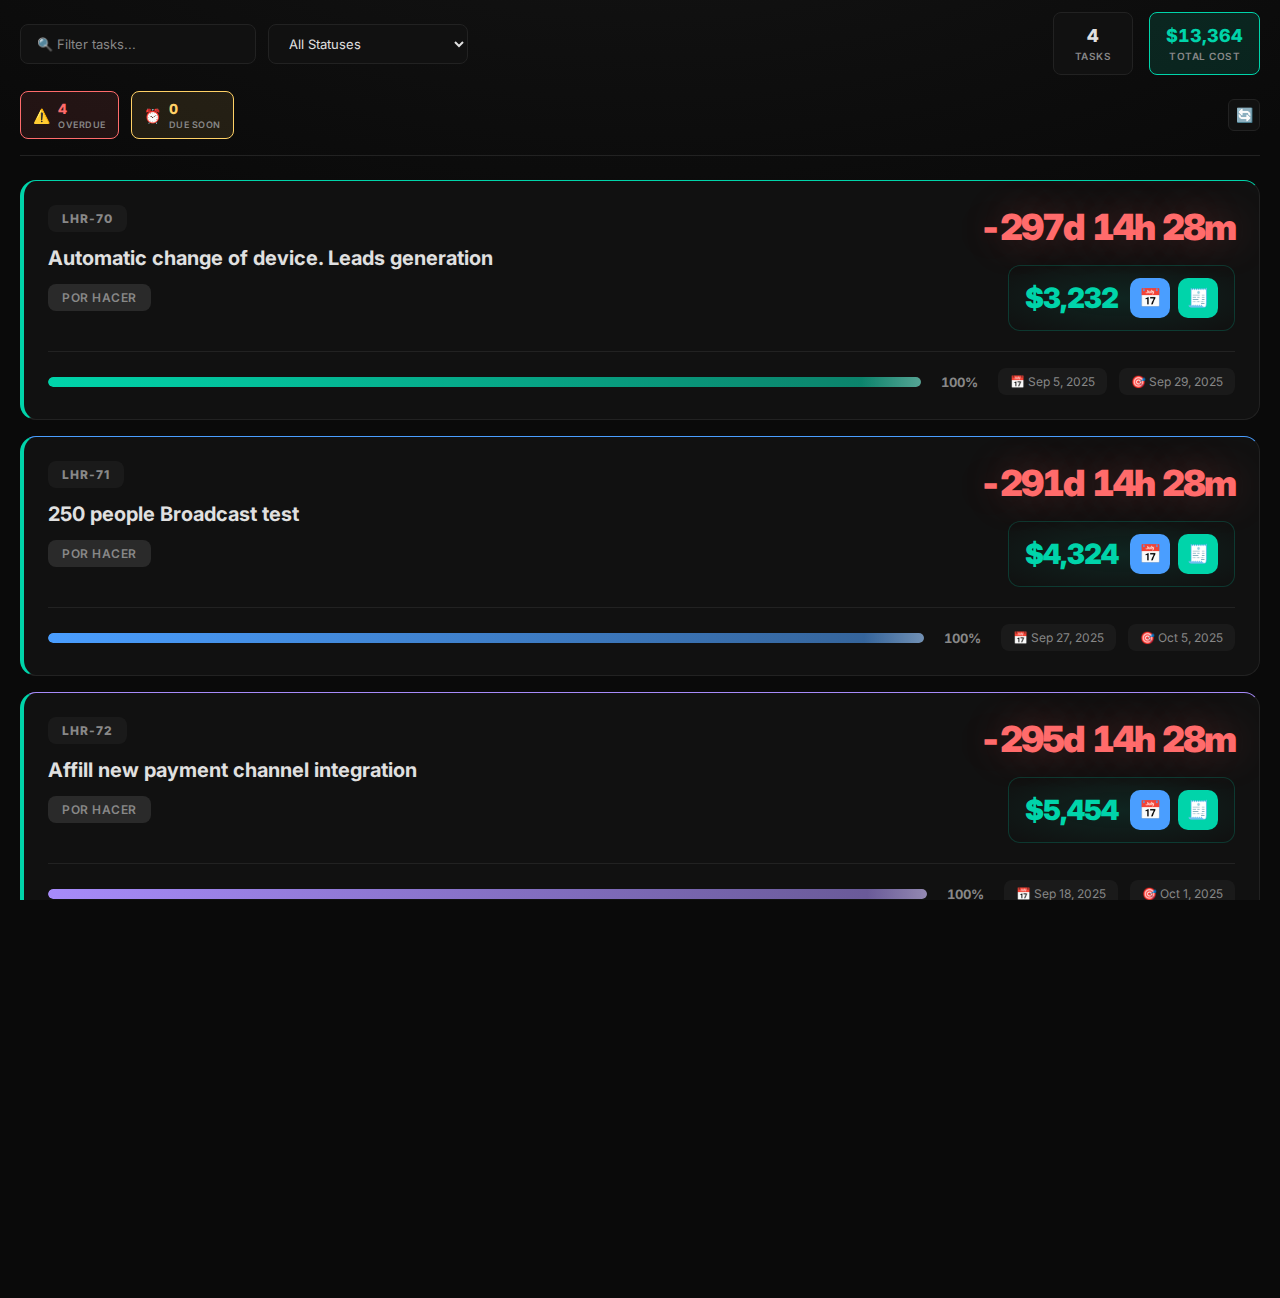
<file: index.html>
<!doctype html>
<html lang="en">
<head>
  <meta charset="utf-8" />
  <meta name="viewport" content="width=device-width,initial-scale=1" />
  <title>crono · project timeline</title>
  <link rel="stylesheet" href="assets/css/styles.css">
</head>
<body>
  <div class="container">
    <!-- Header Component will be loaded here -->
    <header id="header-container"></header>

    <div id="tasks" class="tasks"></div>
    <div id="empty" class="empty" style="display:none">
      <div style="font-size:48px;margin-bottom:16px">📭</div>
      No tasks to display
    </div>

    <footer id="footer">
      syncing...
    </footer>
  </div>

  <!-- Modal Component will be loaded here -->
  <div id="modal-container"></div>

  <script src="assets/js/app.js"></script>
</body>
</html>
</file>
<file: assets/css/styles.css>
@import url('https://fonts.googleapis.com/css2?family=Inter:wght@400;500;600;700;800;900&display=swap');

:root{
  --bg:#0a0a0a;
  --bg-panel:#111111;
  --border:#222222;
  --text:#e0e0e0;
  --text-dim:#888888;
  --accent:#00d4aa;
  --accent-dim:#00d4aa20;
  --warn:#ffd166;
  --critical:#ff6b6b;
  --blue:#4a9eff;
  --purple:#a78bfa;
}

*{
  box-sizing:border-box;
  margin:0;
  padding:0;
}

html,body{
  height:100%;
  background:var(--bg);
  color:var(--text);
  font-family:'Inter', -apple-system, system-ui, sans-serif;
  -webkit-font-smoothing:antialiased;
  overflow-x:hidden;
}

body{
  background:radial-gradient(ellipse 120% 80% at 50% -20%, #151515 0%, #0a0a0a 60%);
  background-attachment:fixed;
}

.container{
  max-width:1400px;
  margin:0 auto;
  padding:12px 20px 30px 20px;
}

/* Header - Optimized Compact Layout */
header{
  margin-bottom:24px;
  padding-bottom:16px;
  border-bottom:1px solid var(--border);
}

/* Compact Header Layout */
.header-compact{
  display:flex;
  flex-direction:column;
  gap:16px;
}

.header-top{
  display:grid;
  grid-template-columns:1fr auto;
  gap:24px;
  align-items:center;
}

.header-bottom{
  display:grid;
  grid-template-columns:1fr auto;
  gap:16px;
  align-items:center;
}

/* Compact Controls */
.controls-compact{
  display:flex;
  gap:12px;
  flex-wrap:wrap;
}

.input-compact, .select-compact{
  background:var(--bg-panel);
  border:1px solid var(--border);
  color:var(--text);
  padding:10px 16px;
  border-radius:8px;
  outline:none;
  font-size:13px;
  font-family:inherit;
  min-width:200px;
  transition:all 0.2s;
}

.input-compact:focus, .select-compact:focus{
  border-color:var(--accent);
  box-shadow:0 0 0 2px var(--accent-dim);
}

.input-compact::placeholder{
  color:var(--text-dim);
}

/* Compact Stats */
.stats-compact{
  display:flex;
  gap:16px;
  align-items:center;
}

.stat-item{
  display:flex;
  flex-direction:column;
  align-items:center;
  gap:4px;
  padding:12px 16px;
  background:var(--bg-panel);
  border:1px solid var(--border);
  border-radius:8px;
  min-width:80px;
  transition:all 0.2s;
}

.stat-item:hover{
  border-color:var(--accent);
  transform:translateY(-1px);
}

.stat-item.accent{
  border-color:var(--accent);
  background:var(--accent-dim);
}

.stat-value{
  font-size:18px;
  font-weight:800;
  color:var(--text);
  font-variant-numeric:tabular-nums;
}

.stat-item.accent .stat-value{
  color:var(--accent);
}

.stat-label{
  font-size:10px;
  text-transform:uppercase;
  letter-spacing:0.5px;
  color:var(--text-dim);
  font-weight:600;
}

/* Compact Alerts */
.alerts-compact{
  display:flex;
  gap:12px;
  align-items:center;
}

.alert-item{
  display:flex;
  align-items:center;
  gap:8px;
  padding:8px 12px;
  border-radius:8px;
  border:1px solid;
  transition:all 0.2s;
}

.alert-item.critical{
  background:rgba(255, 107, 107, 0.1);
  border-color:var(--critical);
}

.alert-item.warning{
  background:rgba(255, 209, 102, 0.1);
  border-color:var(--warn);
}

.alert-item:hover{
  transform:translateY(-1px);
}

.alert-icon{
  font-size:14px;
}

.alert-content{
  display:flex;
  flex-direction:column;
  gap:2px;
}

.alert-value{
  font-size:14px;
  font-weight:800;
  color:var(--text);
  font-variant-numeric:tabular-nums;
}

.alert-item.critical .alert-value{
  color:var(--critical);
}

.alert-item.warning .alert-value{
  color:var(--warn);
}

.alert-label{
  font-size:9px;
  text-transform:uppercase;
  letter-spacing:0.5px;
  color:var(--text-dim);
  font-weight:600;
}

/* Header Actions */
.header-actions{
  display:flex;
  gap:8px;
}

.action-btn{
  background:var(--bg-panel);
  border:1px solid var(--border);
  color:var(--text);
  width:32px;
  height:32px;
  border-radius:6px;
  font-size:14px;
  cursor:pointer;
  transition:all 0.2s;
  display:flex;
  align-items:center;
  justify-content:center;
}

.action-btn:hover{
  background:var(--accent);
  color:#000;
  border-color:var(--accent);
  transform:scale(1.05);
}

.refresh-btn:hover{
  animation:spin 0.5s ease-in-out;
}

@keyframes spin{
  from{ transform:rotate(0deg) scale(1.05); }
  to{ transform:rotate(360deg) scale(1.05); }
}

/* Task Cards - Block Layout */
.tasks{
  display:grid;
  gap:16px;
  grid-template-columns:1fr;
}

.task-card{
  background:var(--bg-panel);
  border:1px solid var(--border);
  border-left:4px solid var(--accent);
  border-radius:16px;
  padding:24px;
  transition:all 0.3s cubic-bezier(0.4, 0, 0.2, 1);
  position:relative;
  overflow:hidden;
}

.task-card::before{
  content:'';
  position:absolute;
  top:0;
  left:0;
  right:0;
  bottom:0;
  background:radial-gradient(circle at top right, rgba(0,212,170,0.05), transparent 70%);
  opacity:0;
  transition:opacity 0.3s;
  pointer-events:none;
}

.task-card:hover{
  border-left-width:6px;
  transform:translateX(4px);
  box-shadow:0 8px 32px rgba(0,0,0,0.3), 0 0 0 1px var(--accent);
}

.task-card:hover::before{
  opacity:1;
}

/* Compact Header */
.compact-header{
  display:grid;
  grid-template-columns:1fr auto;
  gap:24px;
  margin-bottom:20px;
}

.compact-left{
  display:flex;
  flex-direction:column;
  gap:12px;
  min-width:0;
}

.compact-key{
  font-size:12px;
  font-weight:800;
  color:var(--text-dim);
  background:#1a1a1a;
  padding:6px 14px;
  border-radius:8px;
  display:inline-block;
  width:fit-content;
  letter-spacing:1px;
  text-transform:uppercase;
}

.compact-title{
  font-size:20px;
  font-weight:700;
  color:var(--text);
  line-height:1.4;
  word-break:break-word;
}

.compact-meta{
  display:flex;
  gap:12px;
  flex-wrap:wrap;
  align-items:center;
}

.compact-right{
  display:flex;
  flex-direction:column;
  gap:16px;
  align-items:flex-end;
  text-align:right;
}

.compact-timer{
  display:flex;
  flex-direction:column;
  gap:8px;
}

.compact-cost{
  display:flex;
  align-items:center;
  gap:12px;
  background:radial-gradient(ellipse at center, rgba(0,212,170,0.1), transparent);
  padding:12px 16px;
  border-radius:12px;
  border:1px solid rgba(0,212,170,0.2);
}

.compact-invoice-btn{
  background:var(--accent);
  color:#000;
  border:none;
  width:40px;
  height:40px;
  border-radius:10px;
  font-size:18px;
  cursor:pointer;
  transition:all 0.2s;
  display:flex;
  align-items:center;
  justify-content:center;
  flex-shrink:0;
}

.compact-invoice-btn:hover{
  background:#00ffcc;
  transform:scale(1.1) rotate(5deg);
  box-shadow:0 6px 20px rgba(0,212,170,0.4);
}

.compact-invoice-btn:active{
  transform:scale(0.95);
}

.compact-calendar-btn{
  background:var(--blue);
  color:#fff;
  border:none;
  width:40px;
  height:40px;
  border-radius:10px;
  font-size:18px;
  cursor:pointer;
  transition:all 0.2s;
  display:flex;
  align-items:center;
  justify-content:center;
  flex-shrink:0;
}

.compact-calendar-btn:hover{
  background:#5fadff;
  transform:scale(1.1) rotate(-5deg);
  box-shadow:0 6px 20px rgba(74,158,255,0.4);
}

.compact-calendar-btn:active{
  transform:scale(0.95);
}

.compact-actions{
  display:flex;
  gap:8px;
  align-items:center;
}

/* Compact Footer */
.compact-footer{
  display:grid;
  grid-template-columns:1fr auto;
  gap:20px;
  align-items:center;
  padding-top:16px;
  border-top:1px solid var(--border);
}

.compact-progress{
  display:flex;
  align-items:center;
  gap:12px;
  flex:1;
}

.compact-progress .progress-bar{
  flex:1;
  height:10px;
  background:#1a1a1a;
  border-radius:999px;
  overflow:hidden;
  position:relative;
}

.compact-progress .progress-fill{
  height:100%;
  border-radius:999px;
  transition:width 0.6s cubic-bezier(0.4, 0, 0.2, 1);
  position:relative;
}

.compact-progress .progress-fill::after{
  content:'';
  position:absolute;
  top:0;
  right:0;
  bottom:0;
  width:60px;
  background:linear-gradient(90deg, transparent 0%, rgba(255,255,255,0.3) 100%);
  animation:shimmer 2s infinite;
}

.progress-text{
  font-size:13px;
  font-weight:700;
  color:var(--text-dim);
  min-width:45px;
  text-align:right;
  font-variant-numeric:tabular-nums;
}

.compact-dates{
  display:flex;
  gap:12px;
  flex-wrap:wrap;
}

.date-item{
  font-size:12px;
  color:var(--text-dim);
  background:#1a1a1a;
  padding:6px 12px;
  border-radius:8px;
  white-space:nowrap;
}

/* Task Header */
.task-header{
  display:flex;
  justify-content:space-between;
  align-items:flex-start;
  margin-bottom:16px;
  gap:16px;
  flex-wrap:wrap;
}

.task-info{
  flex:1;
  min-width:0;
}

.task-key{
  display:inline-block;
  font-size:13px;
  font-weight:700;
  color:var(--text-dim);
  background:#1a1a1a;
  padding:6px 12px;
  border-radius:6px;
  margin-bottom:12px;
  letter-spacing:0.5px;
}

.task-title{
  font-size:18px;
  font-weight:700;
  color:var(--text);
  line-height:1.3;
  margin-bottom:12px;
}

.task-meta{
  display:flex;
  gap:16px;
  flex-wrap:wrap;
  align-items:center;
}

.meta-item{
  font-size:13px;
  color:var(--text-dim);
  display:flex;
  align-items:center;
  gap:6px;
}

/* HUGE Timer - The star of the show! */
.timer-section{
  display:flex;
  align-items:center;
  justify-content:space-between;
  gap:20px;
  margin:16px 0;
  padding:16px 20px;
  background:radial-gradient(ellipse at center, #151515 0%, var(--bg-panel) 60%);
  border-radius:12px;
  border:1px solid var(--border);
  flex-wrap:wrap;
}

.timer-label{
  font-size:12px;
  text-transform:uppercase;
  letter-spacing:2px;
  color:var(--text-dim);
  margin-bottom:6px;
  font-weight:600;
}

.timer-display{
  font-size:36px;
  font-weight:900;
  letter-spacing:-2px;
  font-variant-numeric:tabular-nums;
  transition:all 0.3s;
}

.timer-display.normal{
  color:var(--accent);
  text-shadow:0 0 40px var(--accent-dim);
}

.timer-display.warning{
  color:var(--warn);
  text-shadow:0 0 40px rgba(255, 209, 102, 0.3);
}

.timer-display.critical{
  color:var(--critical);
  text-shadow:0 0 40px rgba(255, 107, 107, 0.3);
  animation:pulse 2s ease-in-out infinite;
}

@keyframes pulse{
  0%, 100%{ opacity:1; transform:scale(1); }
  50%{ opacity:0.8; transform:scale(0.98); }
}

.timer-parts{
  display:flex;
  gap:16px;
  flex-wrap:wrap;
  align-items:center;
}

.timer-part{
  display:flex;
  align-items:baseline;
  gap:4px;
}

.timer-part-value{
  font-size:24px;
  font-weight:800;
  color:var(--text);
  font-variant-numeric:tabular-nums;
}

.timer-part-label{
  font-size:11px;
  color:var(--text-dim);
  text-transform:lowercase;
  letter-spacing:0.5px;
}

.timer-main{
  flex:1;
  min-width:200px;
}

/* Gas Cost - Super Prominent */
.gas-section{
  background:#0a1f1a;
  border:2px solid var(--accent);
  border-radius:12px;
  padding:16px 20px;
  margin:16px 0;
  display:flex;
  justify-content:space-between;
  align-items:center;
  gap:16px;
  flex-wrap:wrap;
  position:relative;
  overflow:hidden;
}

.gas-section::before{
  content:'';
  position:absolute;
  top:0;
  left:0;
  right:0;
  bottom:0;
  background:linear-gradient(135deg, var(--accent-dim) 0%, transparent 50%);
  pointer-events:none;
}

.gas-info{
  position:relative;
  z-index:1;
}

.gas-label{
  font-size:11px;
  text-transform:uppercase;
  letter-spacing:1.5px;
  color:var(--accent);
  margin-bottom:4px;
  font-weight:600;
  display:flex;
  align-items:center;
  gap:8px;
}

.gas-amount{
  font-size:28px;
  font-weight:900;
  color:var(--accent);
  letter-spacing:-1px;
  font-variant-numeric:tabular-nums;
}

.discount-badge{
  background:var(--accent);
  color:#000;
  padding:4px 12px;
  border-radius:6px;
  font-size:12px;
  font-weight:700;
  margin-left:12px;
}

.invoice-btn{
  background:var(--accent);
  color:#000;
  border:none;
  padding:12px 24px;
  border-radius:10px;
  font-size:13px;
  font-weight:700;
  cursor:pointer;
  transition:all 0.2s;
  font-family:inherit;
  position:relative;
  z-index:1;
  text-transform:uppercase;
  letter-spacing:0.5px;
}

.invoice-btn:hover{
  background:#00ffcc;
  transform:translateY(-2px);
  box-shadow:0 10px 30px rgba(0, 212, 170, 0.4);
}

.invoice-btn:active{
  transform:translateY(0);
}

/* Progress Bar */
.progress-section{
  margin:16px 0;
}

.progress-header{
  display:flex;
  justify-content:space-between;
  margin-bottom:12px;
  font-size:13px;
  color:var(--text-dim);
}

.progress-bar{
  height:8px;
  background:#1a1a1a;
  border-radius:999px;
  overflow:hidden;
  position:relative;
}

.progress-fill{
  height:100%;
  background:linear-gradient(90deg, var(--accent) 0%, var(--blue) 100%);
  border-radius:999px;
  transition:width 0.6s cubic-bezier(0.4, 0, 0.2, 1);
  position:relative;
}

.progress-fill::after{
  content:'';
  position:absolute;
  top:0;
  right:0;
  bottom:0;
  width:100px;
  background:linear-gradient(90deg, transparent 0%, rgba(255,255,255,0.3) 100%);
  animation:shimmer 2s infinite;
}

@keyframes shimmer{
  0%{ transform:translateX(-100%); }
  100%{ transform:translateX(100%); }
}

/* Date Pills */
.dates{
  display:flex;
  gap:12px;
  margin-top:16px;
  flex-wrap:wrap;
}

.date-pill{
  background:#1a1a1a;
  border:1px solid var(--border);
  padding:8px 14px;
  border-radius:999px;
  font-size:12px;
  color:var(--text-dim);
  display:flex;
  align-items:center;
  gap:6px;
}

.date-value{
  color:var(--text);
  font-weight:600;
}

/* Action Buttons */
.actions{
  display:flex;
  gap:12px;
  margin-top:24px;
  flex-wrap:wrap;
}

.btn{
  background:#1a1a1a;
  border:1px solid var(--border);
  color:var(--text);
  padding:12px 24px;
  border-radius:10px;
  font-size:14px;
  font-weight:600;
  cursor:pointer;
  transition:all 0.2s;
  font-family:inherit;
  display:flex;
  align-items:center;
  gap:8px;
}

.btn:hover{
  background:#252525;
  border-color:var(--accent);
  transform:translateY(-2px);
}

/* Status Badge */
.status-badge{
  display:inline-block;
  padding:6px 14px;
  border-radius:8px;
  font-size:12px;
  font-weight:600;
  text-transform:uppercase;
  letter-spacing:0.5px;
}

.status-todo{
  background:#2a2a2a;
  color:var(--text-dim);
}

.status-progress{
  background:rgba(74, 158, 255, 0.15);
  color:var(--blue);
  border:1px solid rgba(74, 158, 255, 0.3);
}

.status-done{
  background:rgba(0, 212, 170, 0.15);
  color:var(--accent);
  border:1px solid rgba(0, 212, 170, 0.3);
}

/* Empty State */
.empty{
  text-align:center;
  padding:80px 20px;
  color:var(--text-dim);
  font-size:16px;
}

/* Footer */
footer{
  text-align:center;
  margin-top:40px;
  padding-top:24px;
  border-top:1px solid var(--border);
  color:var(--text-dim);
  font-size:12px;
}

/* Modal for Invoice */
.modal{
  display:none;
  position:fixed;
  top:0;
  left:0;
  right:0;
  bottom:0;
  background:rgba(0,0,0,0.85);
  backdrop-filter:blur(10px);
  z-index:1000;
  align-items:center;
  justify-content:center;
  padding:20px;
}

.modal.active{
  display:flex;
}

.modal-content{
  background:var(--bg-panel);
  border:1px solid var(--border);
  border-radius:24px;
  padding:40px;
  max-width:500px;
  width:100%;
  text-align:center;
  position:relative;
  animation:modalIn 0.3s cubic-bezier(0.4, 0, 0.2, 1);
}

@keyframes modalIn{
  from{ opacity:0; transform:scale(0.9) translateY(20px); }
  to{ opacity:1; transform:scale(1) translateY(0); }
}

.modal-close{
  position:absolute;
  top:20px;
  right:20px;
  background:none;
  border:none;
  color:var(--text-dim);
  font-size:24px;
  cursor:pointer;
  padding:0;
  width:32px;
  height:32px;
  display:flex;
  align-items:center;
  justify-content:center;
  border-radius:8px;
  transition:all 0.2s;
}

.modal-close:hover{
  background:#1a1a1a;
  color:var(--text);
}

.modal-icon{
  font-size:48px;
  margin-bottom:20px;
}

.modal h2{
  font-size:28px;
  margin-bottom:12px;
  color:var(--text);
}

.modal p{
  color:var(--text-dim);
  margin-bottom:24px;
  line-height:1.6;
}

.discount-highlight{
  background:var(--accent);
  color:#000;
  padding:20px;
  border-radius:12px;
  margin:24px 0;
  font-weight:700;
}

.discount-amount{
  font-size:36px;
  font-weight:900;
}

.modal-actions{
  display:flex;
  gap:12px;
  margin-top:24px;
}

.modal-actions .btn{
  flex:1;
  justify-content:center;
}

/* Responsive - Mobile: 1 task per row */
@media (max-width:768px){
  .container{
    padding:8px 16px 20px 16px;
  }
  
  header{
    margin-bottom:20px;
    padding-bottom:16px;
  }
  
  /* Compact Header Mobile */
  .header-top{
    grid-template-columns:1fr;
    gap:16px;
  }
  
  .header-bottom{
    grid-template-columns:1fr;
    gap:12px;
  }
  
  .controls-compact{
    justify-content:center;
  }
  
  .input-compact, .select-compact{
    min-width:100%;
    padding:12px 16px;
    font-size:14px;
  }
  
  .stats-compact{
    justify-content:center;
    gap:12px;
  }
  
  .stat-item{
    min-width:70px;
    padding:10px 12px;
  }
  
  .stat-value{
    font-size:16px;
  }
  
  .alerts-compact{
    justify-content:center;
    flex-wrap:wrap;
  }
  
  .alert-item{
    padding:6px 10px;
  }
  
  .alert-value{
    font-size:13px;
  }
  
  /* Tasks: Always 1 per row on mobile */
  .tasks{
    gap:12px;
    grid-template-columns:1fr;
  }
  
  .task-card{
    padding:20px;
    border-radius:12px;
  }
  
  /* Compact Header: Stack on mobile */
  .compact-header{
    grid-template-columns:1fr;
    gap:16px;
  }
  
  .compact-right{
    align-items:flex-start;
    text-align:left;
    width:100%;
  }
  
  .compact-title{
    font-size:18px;
  }
  
  .compact-timer{
    width:100%;
  }
  
  .timer-display{
    font-size:24px;
  }
  
  .compact-cost{
    width:100%;
    justify-content:space-between;
    padding:10px 14px;
  }
  
  .gas-amount{
    font-size:22px;
  }
  
  .compact-calendar-btn,
  .compact-invoice-btn{
    width:36px;
    height:36px;
    font-size:16px;
  }
  
  /* Compact Footer: Stack on mobile */
  .compact-footer{
    grid-template-columns:1fr;
    gap:16px;
  }
  
  .compact-dates{
    justify-content:flex-start;
  }
  
  .date-item{
    font-size:11px;
    padding:5px 10px;
  }
  
  /* Summary Grid */
  .summary-grid{
    grid-template-columns:repeat(2, 1fr);
    gap:12px;
  }
  
  .summary-item{
    padding:14px;
  }
  
  .summary-value{
    font-size:20px;
  }
  
  .summary-label{
    font-size:10px;
  }
  
  /* Modal */
  .modal-content{
    padding:30px 20px;
    border-radius:16px;
  }
  
  .discount-amount{
    font-size:28px;
  }
  
  .modal-actions{
    flex-direction:column;
  }
  
  .modal-actions .btn{
    width:100%;
  }
  
  /* Controls */
  .controls{
    gap:8px;
  }
  
  .input, .select{
    min-width:100%;
    padding:12px 16px;
    font-size:13px;
  }
}

/* Extra small devices */
@media (max-width:480px){
  h1{
    font-size:28px;
  }
  
  .task-card{
    padding:16px;
  }
  
  .compact-title{
    font-size:16px;
  }
  
  .timer-display{
    font-size:20px;
  }
  
  .gas-amount{
    font-size:20px;
  }
  
  .summary-grid{
    grid-template-columns:1fr;
  }
  
  .compact-key{
    font-size:11px;
    padding:5px 10px;
  }
}
</file>
